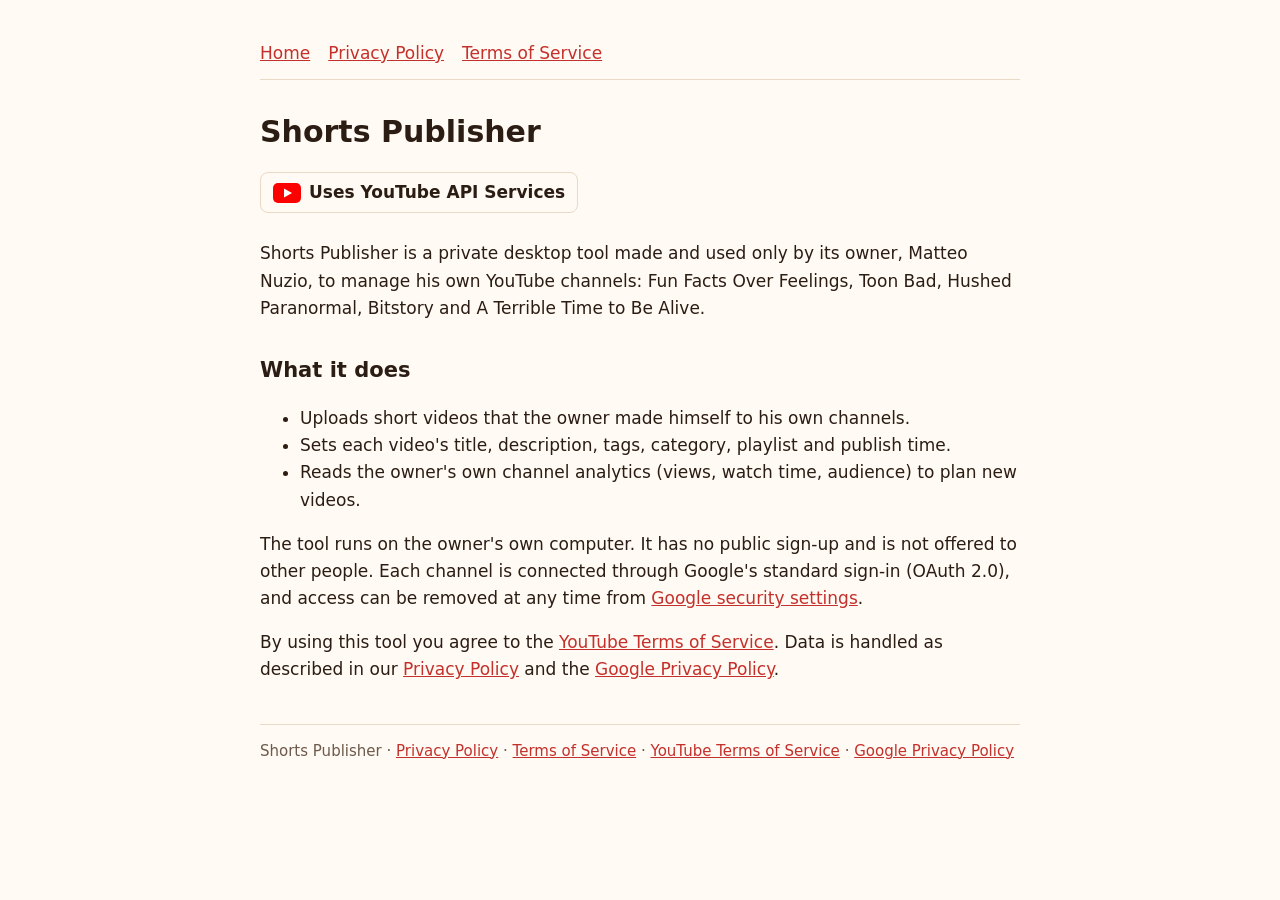
<file: index.html>
<!doctype html><html lang="en"><head><meta charset="utf-8"><meta name="viewport" content="width=device-width,initial-scale=1"><title>Shorts Publisher</title><link rel="stylesheet" href="style.css"></head><body><main><nav><a href="index.html">Home</a><a href="privacy.html">Privacy Policy</a><a href="terms.html">Terms of Service</a></nav>
<h1>Shorts Publisher</h1>
<span class="badge"><svg viewBox="0 0 28 20" aria-hidden="true"><rect width="28" height="20" rx="5" fill="#FF0000"/><path d="M11 5.5v9l8-4.5z" fill="#fff"/></svg>Uses YouTube API Services</span>
<p>Shorts Publisher is a private desktop tool made and used only by its owner, Matteo Nuzio, to manage his own YouTube channels: Fun Facts Over Feelings, Toon Bad, Hushed Paranormal, Bitstory and A Terrible Time to Be Alive.</p>
<h2>What it does</h2>
<ul>
<li>Uploads short videos that the owner made himself to his own channels.</li>
<li>Sets each video's title, description, tags, category, playlist and publish time.</li>
<li>Reads the owner's own channel analytics (views, watch time, audience) to plan new videos.</li>
</ul>
<p>The tool runs on the owner's own computer. It has no public sign-up and is not offered to other people. Each channel is connected through Google's standard sign-in (OAuth 2.0), and access can be removed at any time from <a href="https://myaccount.google.com/permissions">Google security settings</a>.</p>
<p>By using this tool you agree to the <a href="https://www.youtube.com/t/terms">YouTube Terms of Service</a>. Data is handled as described in our <a href="privacy.html">Privacy Policy</a> and the <a href="https://policies.google.com/privacy">Google Privacy Policy</a>.</p>
<footer class="muted">Shorts Publisher · <a href="privacy.html">Privacy Policy</a> · <a href="terms.html">Terms of Service</a> · <a href="https://www.youtube.com/t/terms">YouTube Terms of Service</a> · <a href="https://policies.google.com/privacy">Google Privacy Policy</a></footer>
</main></body></html>
</file>
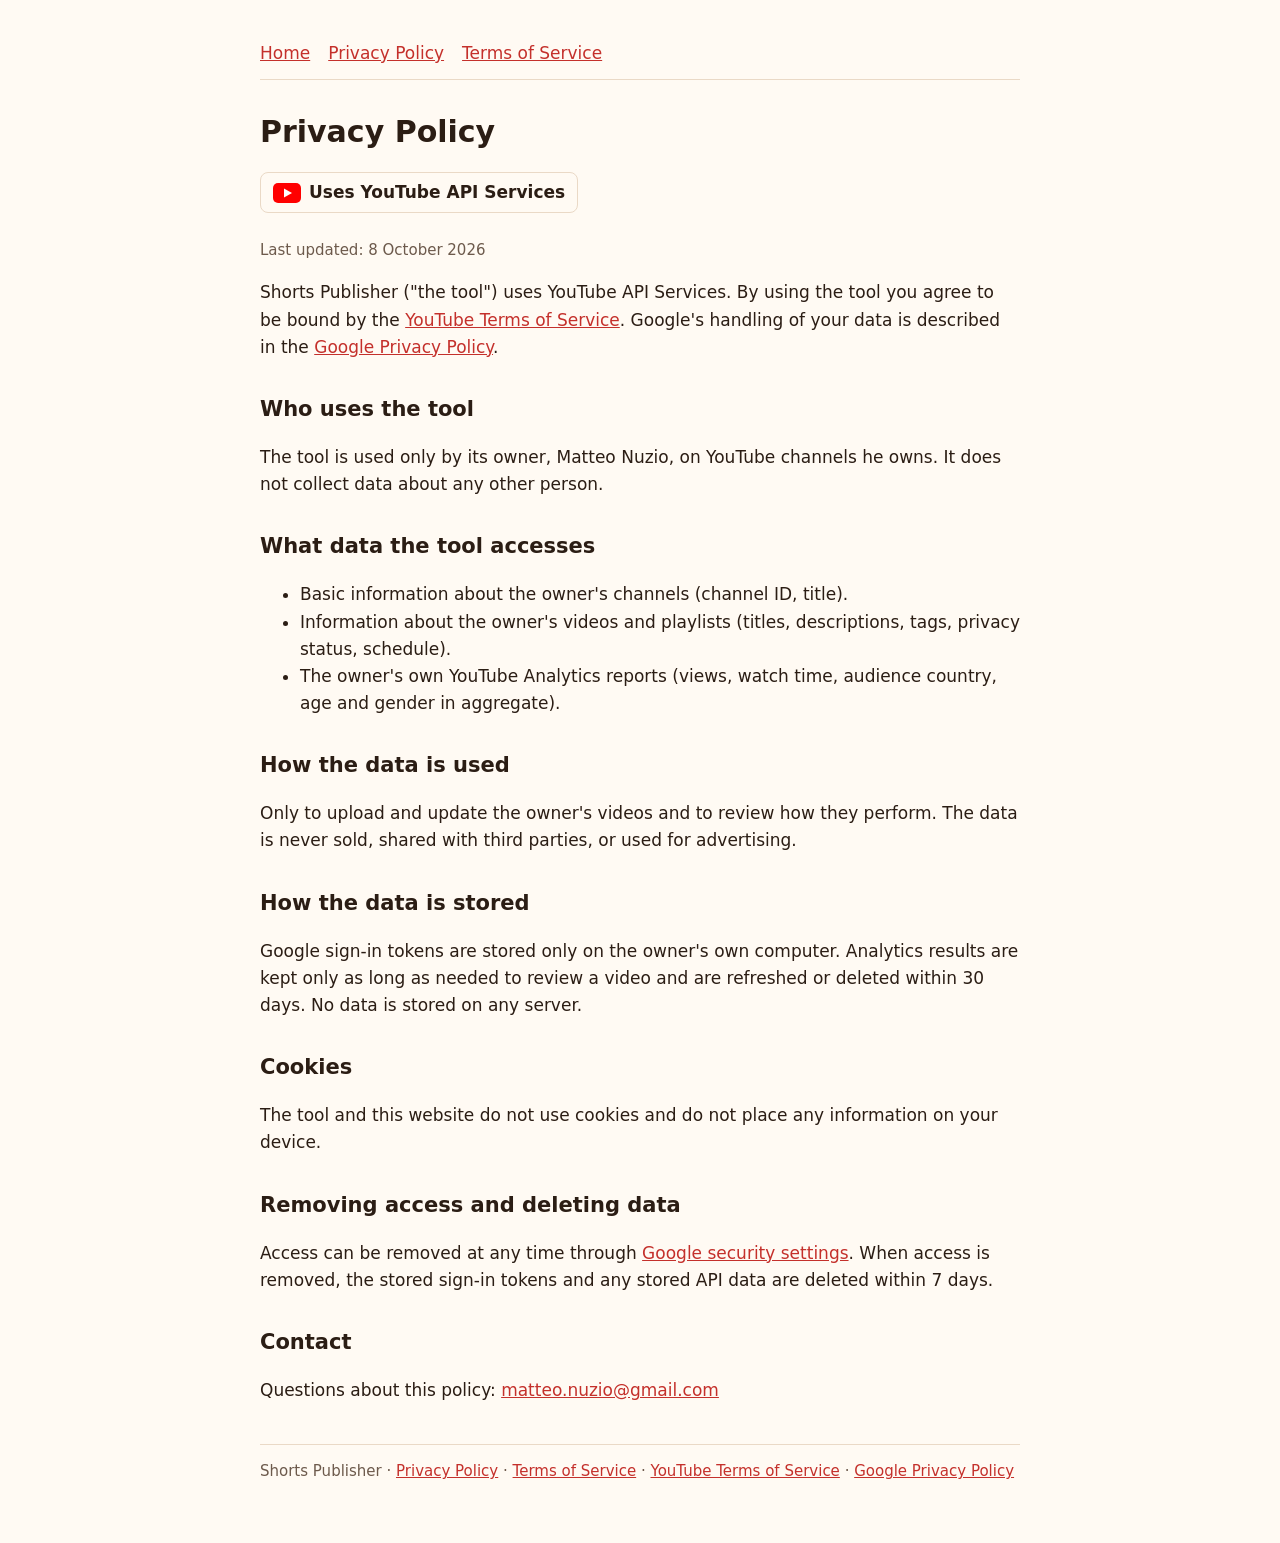
<file: privacy.html>
<!doctype html><html lang="en"><head><meta charset="utf-8"><meta name="viewport" content="width=device-width,initial-scale=1"><title>Privacy Policy</title><link rel="stylesheet" href="style.css"></head><body><main><nav><a href="index.html">Home</a><a href="privacy.html">Privacy Policy</a><a href="terms.html">Terms of Service</a></nav>
<h1>Privacy Policy</h1>
<span class="badge"><svg viewBox="0 0 28 20" aria-hidden="true"><rect width="28" height="20" rx="5" fill="#FF0000"/><path d="M11 5.5v9l8-4.5z" fill="#fff"/></svg>Uses YouTube API Services</span>
<p class="muted">Last updated: 8 October 2026</p>
<p>Shorts Publisher ("the tool") uses YouTube API Services. By using the tool you agree to be bound by the <a href="https://www.youtube.com/t/terms">YouTube Terms of Service</a>. Google's handling of your data is described in the <a href="https://policies.google.com/privacy">Google Privacy Policy</a>.</p>
<h2>Who uses the tool</h2>
<p>The tool is used only by its owner, Matteo Nuzio, on YouTube channels he owns. It does not collect data about any other person.</p>
<h2>What data the tool accesses</h2>
<ul>
<li>Basic information about the owner's channels (channel ID, title).</li>
<li>Information about the owner's videos and playlists (titles, descriptions, tags, privacy status, schedule).</li>
<li>The owner's own YouTube Analytics reports (views, watch time, audience country, age and gender in aggregate).</li>
</ul>
<h2>How the data is used</h2>
<p>Only to upload and update the owner's videos and to review how they perform. The data is never sold, shared with third parties, or used for advertising.</p>
<h2>How the data is stored</h2>
<p>Google sign-in tokens are stored only on the owner's own computer. Analytics results are kept only as long as needed to review a video and are refreshed or deleted within 30 days. No data is stored on any server.</p>
<h2>Cookies</h2>
<p>The tool and this website do not use cookies and do not place any information on your device.</p>
<h2>Removing access and deleting data</h2>
<p>Access can be removed at any time through <a href="https://myaccount.google.com/permissions">Google security settings</a>. When access is removed, the stored sign-in tokens and any stored API data are deleted within 7 days.</p>
<h2>Contact</h2>
<p>Questions about this policy: <a href="mailto:matteo.nuzio@gmail.com">matteo.nuzio@gmail.com</a></p>
<footer class="muted">Shorts Publisher · <a href="privacy.html">Privacy Policy</a> · <a href="terms.html">Terms of Service</a> · <a href="https://www.youtube.com/t/terms">YouTube Terms of Service</a> · <a href="https://policies.google.com/privacy">Google Privacy Policy</a></footer>
</main></body></html>
</file>
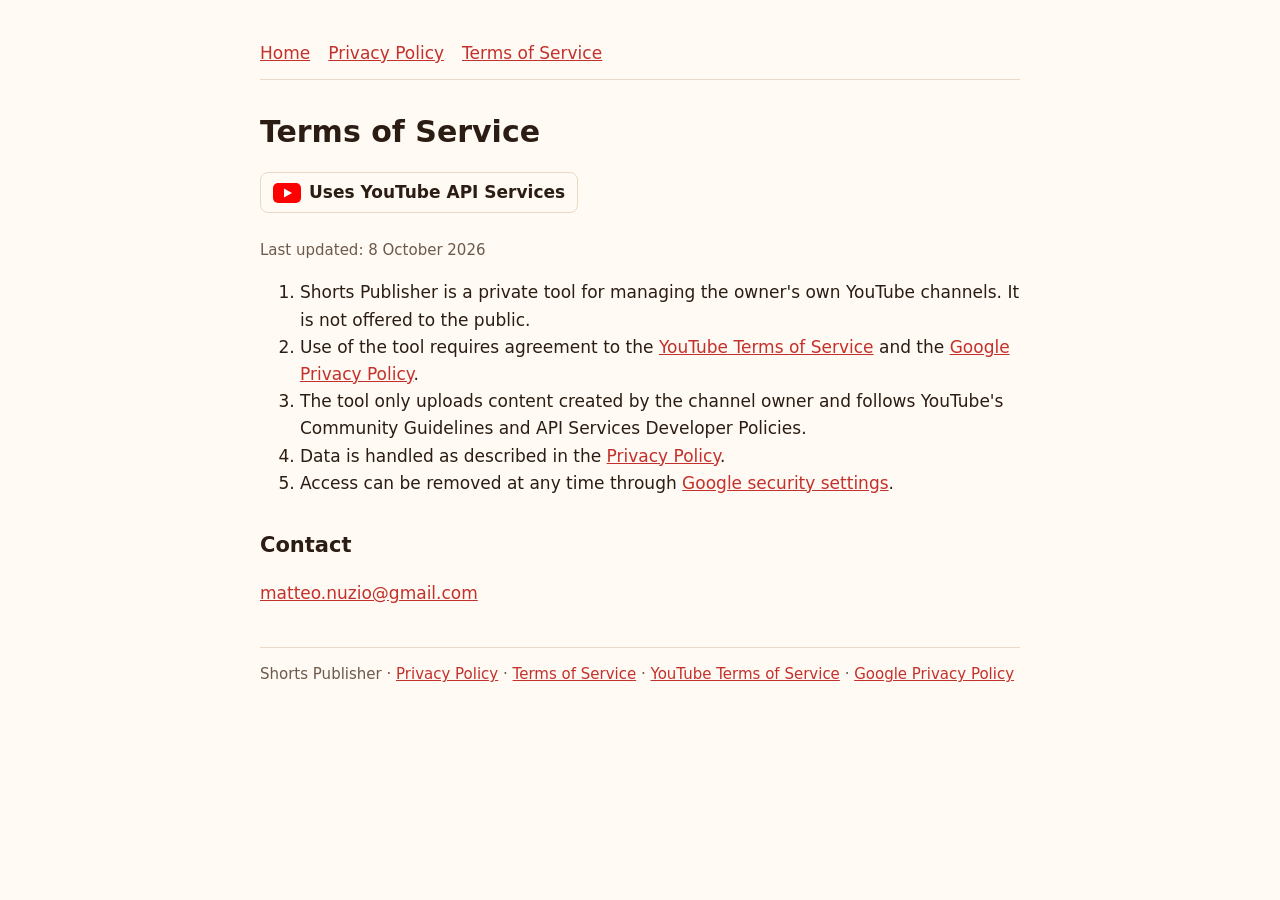
<file: terms.html>
<!doctype html><html lang="en"><head><meta charset="utf-8"><meta name="viewport" content="width=device-width,initial-scale=1"><title>Terms of Service</title><link rel="stylesheet" href="style.css"></head><body><main><nav><a href="index.html">Home</a><a href="privacy.html">Privacy Policy</a><a href="terms.html">Terms of Service</a></nav>
<h1>Terms of Service</h1>
<span class="badge"><svg viewBox="0 0 28 20" aria-hidden="true"><rect width="28" height="20" rx="5" fill="#FF0000"/><path d="M11 5.5v9l8-4.5z" fill="#fff"/></svg>Uses YouTube API Services</span>
<p class="muted">Last updated: 8 October 2026</p>
<ol>
<li>Shorts Publisher is a private tool for managing the owner's own YouTube channels. It is not offered to the public.</li>
<li>Use of the tool requires agreement to the <a href="https://www.youtube.com/t/terms">YouTube Terms of Service</a> and the <a href="https://policies.google.com/privacy">Google Privacy Policy</a>.</li>
<li>The tool only uploads content created by the channel owner and follows YouTube's Community Guidelines and API Services Developer Policies.</li>
<li>Data is handled as described in the <a href="privacy.html">Privacy Policy</a>.</li>
<li>Access can be removed at any time through <a href="https://myaccount.google.com/permissions">Google security settings</a>.</li>
</ol>
<h2>Contact</h2>
<p><a href="mailto:matteo.nuzio@gmail.com">matteo.nuzio@gmail.com</a></p>
<footer class="muted">Shorts Publisher · <a href="privacy.html">Privacy Policy</a> · <a href="terms.html">Terms of Service</a> · <a href="https://www.youtube.com/t/terms">YouTube Terms of Service</a> · <a href="https://policies.google.com/privacy">Google Privacy Policy</a></footer>
</main></body></html>
</file>
<file: style.css>
:root{--bg:#fffaf3;--ink:#2b1d14;--muted:#6d5a4c;--accent:#c4302b;--line:#ead9c6}
@media (prefers-color-scheme:dark){:root{--bg:#1d1714;--ink:#f3e9df;--muted:#bfae9f;--accent:#ff5a52;--line:#3a2f29}}
body{margin:0;background:var(--bg);color:var(--ink);font:17px/1.6 system-ui,-apple-system,Segoe UI,Roboto,sans-serif}
main{max-width:760px;margin:0 auto;padding:40px 16px 60px}
h1{font-size:30px;margin:0 0 6px}h2{font-size:21px;margin-top:32px}
a{color:var(--accent)}nav{display:flex;gap:18px;flex-wrap:wrap;border-bottom:1px solid var(--line);padding-bottom:12px;margin-bottom:28px}
.badge{display:inline-flex;align-items:center;gap:8px;border:1px solid var(--line);border-radius:8px;padding:6px 12px;font-weight:600;margin:10px 0}
.badge svg{width:28px;height:20px}.muted{color:var(--muted);font-size:15px}
footer{border-top:1px solid var(--line);margin-top:40px;padding-top:14px}
</file>
